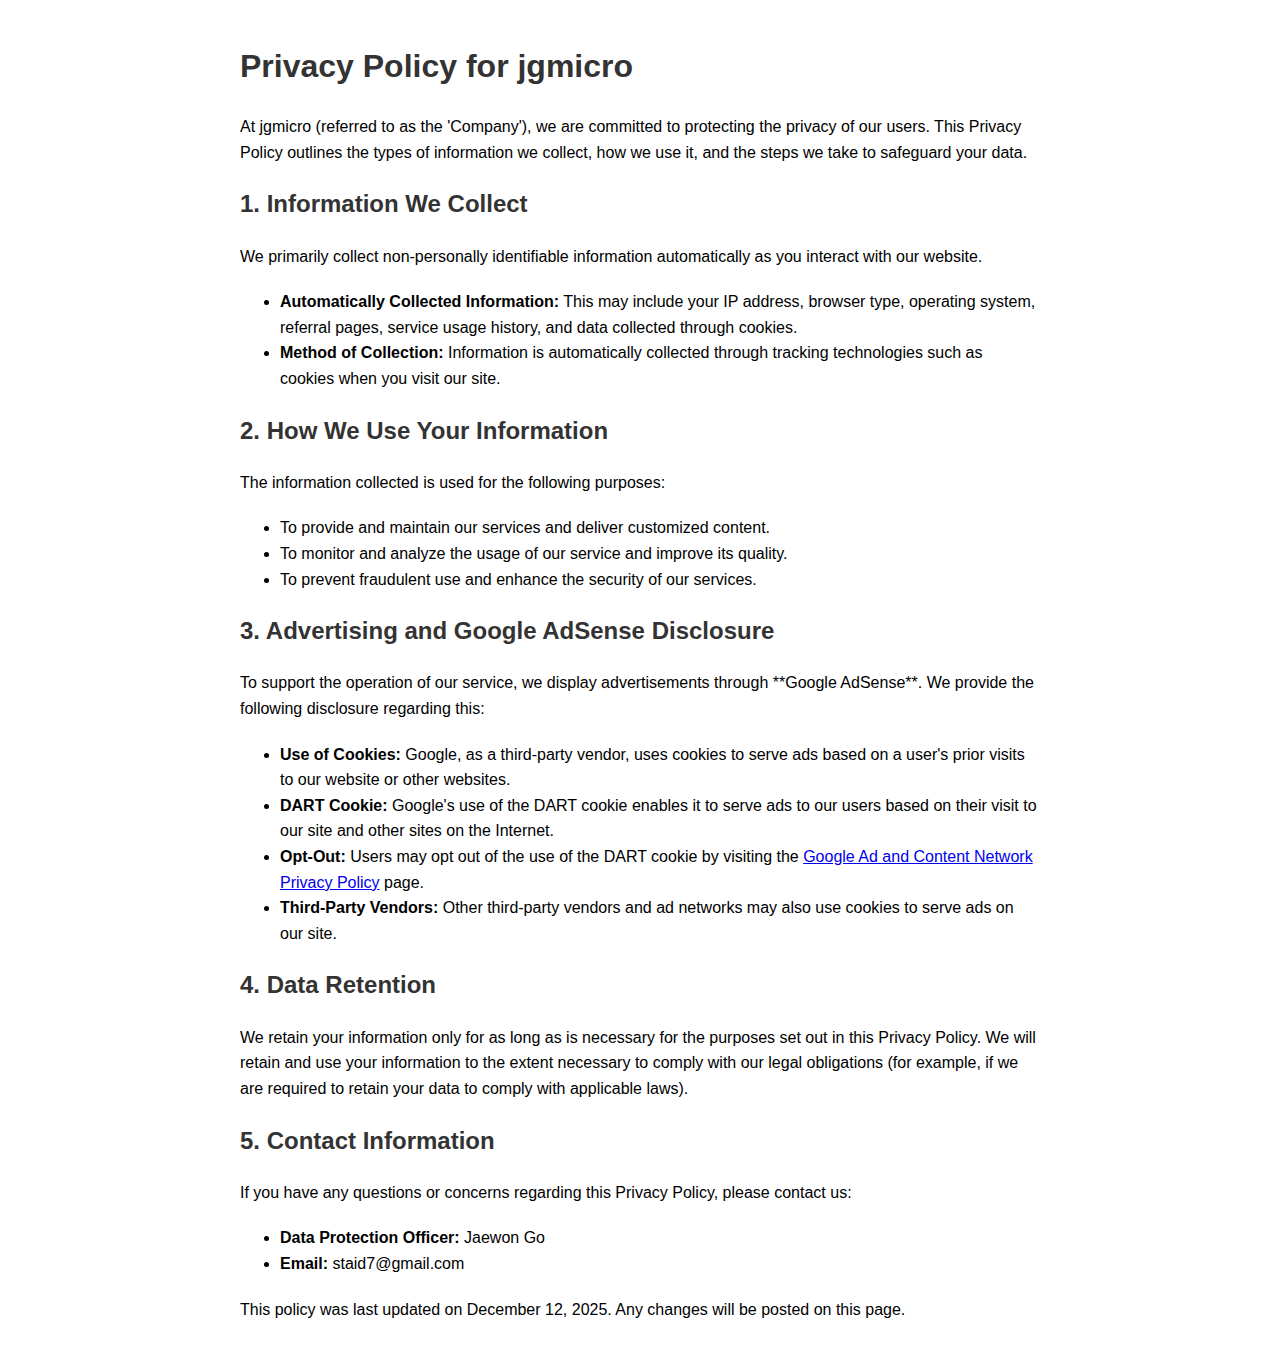
<file: privacy-policy.html>
<!DOCTYPE html>
<html lang="en">
<head>
    <meta charset="UTF-8">
    <title>Privacy Policy</title>
    <style>
        body { font-family: Arial, sans-serif; line-height: 1.6; padding: 20px; max-width: 800px; margin: auto; }
        h1, h2 { color: #333; }
        p, ul { margin-bottom: 20px; }
    </style>
</head>
<body>

    <h1>Privacy Policy for jgmicro</h1>
    <p>At jgmicro (referred to as the 'Company'), we are committed to protecting the privacy of our users. This Privacy Policy outlines the types of information we collect, how we use it, and the steps we take to safeguard your data.</p>

    <h2>1. Information We Collect</h2>
    <p>We primarily collect non-personally identifiable information automatically as you interact with our website.</p>
    <ul>
        <li><strong>Automatically Collected Information:</strong> This may include your IP address, browser type, operating system, referral pages, service usage history, and data collected through cookies.</li>
        <li><strong>Method of Collection:</strong> Information is automatically collected through tracking technologies such as cookies when you visit our site.</li>
    </ul>

    <h2>2. How We Use Your Information</h2>
    <p>The information collected is used for the following purposes:</p>
    <ul>
        <li>To provide and maintain our services and deliver customized content.</li>
        <li>To monitor and analyze the usage of our service and improve its quality.</li>
        <li>To prevent fraudulent use and enhance the security of our services.</li>
    </ul>

    <h2>3. Advertising and Google AdSense Disclosure</h2>
    <p>To support the operation of our service, we display advertisements through **Google AdSense**. We provide the following disclosure regarding this:</p>
    <ul>
        <li><strong>Use of Cookies:</strong> Google, as a third-party vendor, uses cookies to serve ads based on a user's prior visits to our website or other websites.</li>
        <li><strong>DART Cookie:</strong> Google's use of the DART cookie enables it to serve ads to our users based on their visit to our site and other sites on the Internet.</li>
        <li><strong>Opt-Out:</strong> Users may opt out of the use of the DART cookie by visiting the <a href="http://www.google.com/policies/technologies/ads/" target="_blank">Google Ad and Content Network Privacy Policy</a> page.</li>
        <li><strong>Third-Party Vendors:</strong> Other third-party vendors and ad networks may also use cookies to serve ads on our site.</li>
    </ul>

    <h2>4. Data Retention</h2>
    <p>We retain your information only for as long as is necessary for the purposes set out in this Privacy Policy. We will retain and use your information to the extent necessary to comply with our legal obligations (for example, if we are required to retain your data to comply with applicable laws).</p>

    <h2>5. Contact Information</h2>
    <p>If you have any questions or concerns regarding this Privacy Policy, please contact us:</p>
    <ul>
        <li><strong>Data Protection Officer:</strong> Jaewon Go </li>
        <li><strong>Email:</strong> staid7@gmail.com </li>
    </ul>

    <p>This policy was last updated on December 12, 2025. Any changes will be posted on this page.</p>

</body>
</html>
</file>
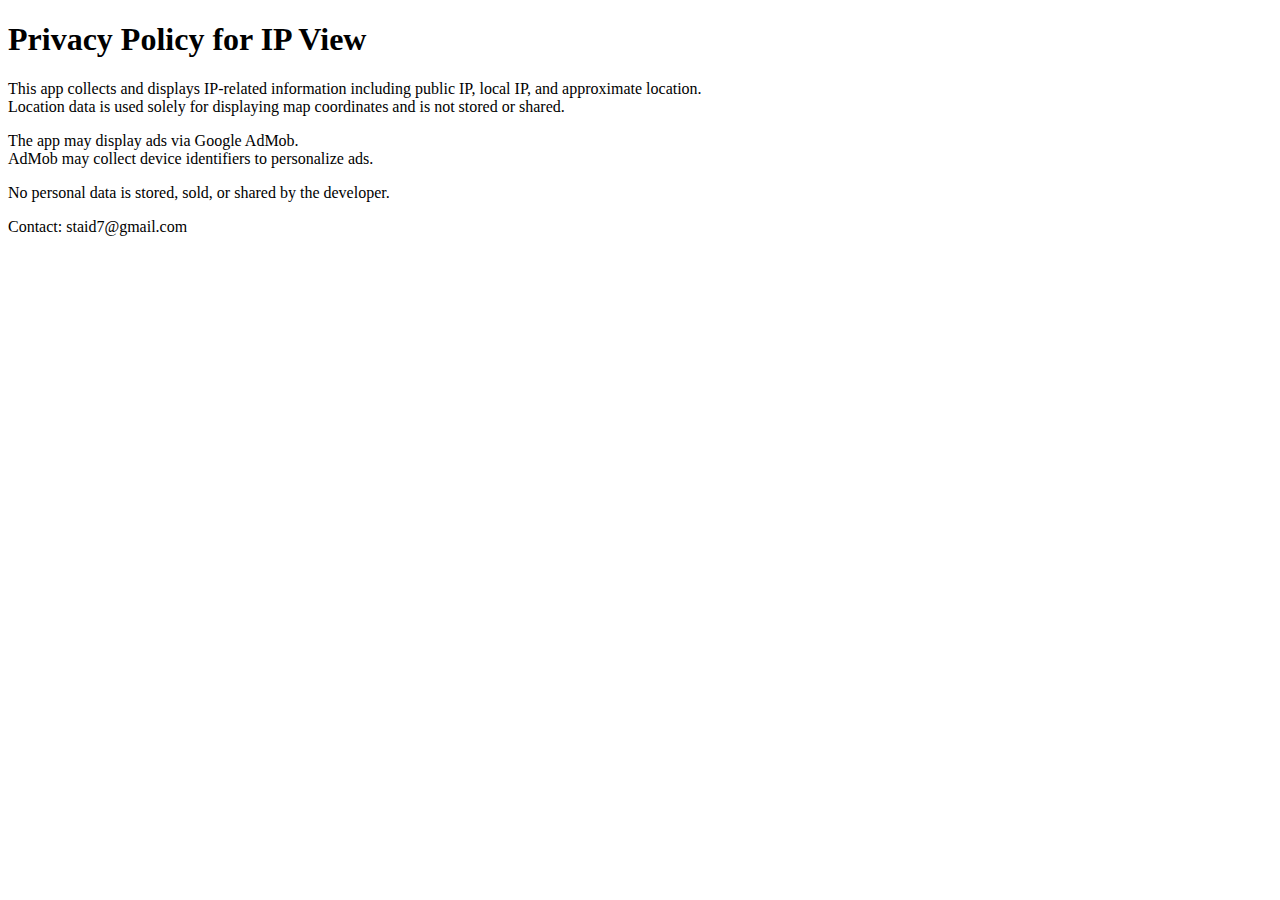
<file: privacy/ipview-privacy.html>
<!DOCTYPE html>
<html>
<head>
  <meta charset="UTF-8">
  <title>Privacy Policy</title>
</head>
<body>
  <h1>Privacy Policy for IP View</h1>

  <p>This app collects and displays IP-related information including public IP, local IP, and approximate location.<br>
  Location data is used solely for displaying map coordinates and is not stored or shared.</p>

  <p>The app may display ads via Google AdMob.<br>
  AdMob may collect device identifiers to personalize ads.</p>

  <p>No personal data is stored, sold, or shared by the developer.</p>

  <p>Contact: staid7@gmail.com</p>
</body>
</html>
</file>
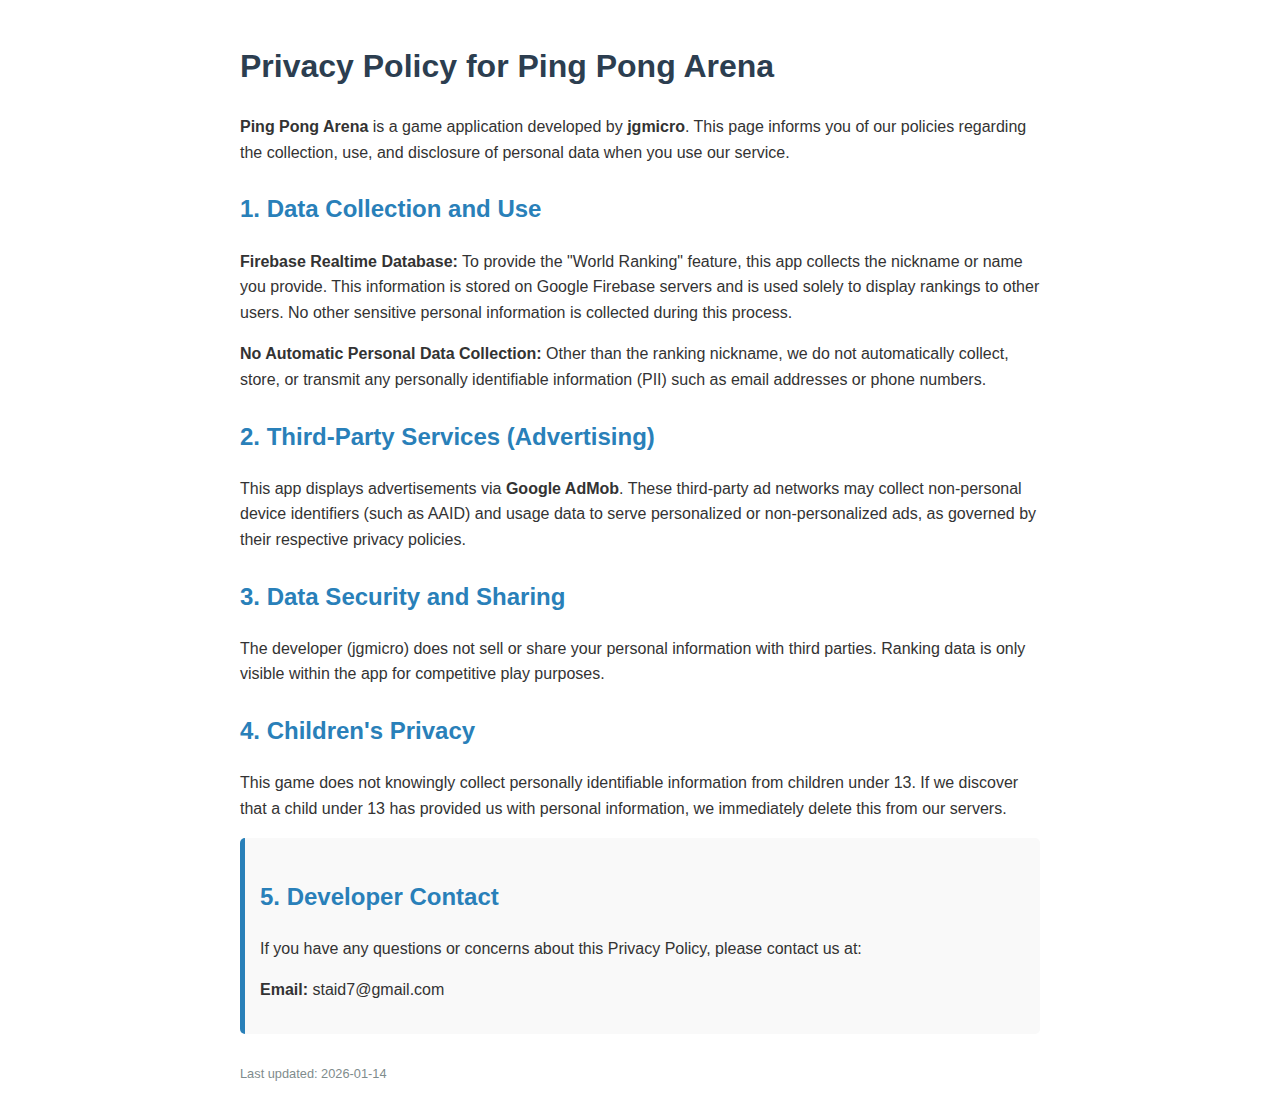
<file: privacy/pingpongarena-privacy.html>
<!DOCTYPE html>
<html lang="en">
<head>
    <meta charset="UTF-8">
    <meta name="viewport" content="width=device-width, initial-scale=1.0">
    <title>Privacy Policy - Ping Pong Arena</title>
    <style>
        body { font-family: sans-serif; line-height: 1.6; padding: 20px; max-width: 800px; margin: auto; color: #333; }
        h1 { color: #2c3e50; }
        h2 { color: #2980b9; margin-top: 25px; }
        .contact { background: #f9f9f9; padding: 15px; border-radius: 5px; border-left: 5px solid #2980b9; }
    </style>
</head>
<body>
    <h1>Privacy Policy for Ping Pong Arena</h1>
    <p><strong>Ping Pong Arena</strong> is a game application developed by <strong>jgmicro</strong>. This page informs you of our policies regarding the collection, use, and disclosure of personal data when you use our service.</p>

    <h2>1. Data Collection and Use</h2>
    <p><strong>Firebase Realtime Database:</strong> To provide the "World Ranking" feature, this app collects the nickname or name you provide. This information is stored on Google Firebase servers and is used solely to display rankings to other users. No other sensitive personal information is collected during this process.</p>
    <p><strong>No Automatic Personal Data Collection:</strong> Other than the ranking nickname, we do not automatically collect, store, or transmit any personally identifiable information (PII) such as email addresses or phone numbers.</p>

    <h2>2. Third-Party Services (Advertising)</h2>
    <p>This app displays advertisements via <strong>Google AdMob</strong>. These third-party ad networks may collect non-personal device identifiers (such as AAID) and usage data to serve personalized or non-personalized ads, as governed by their respective privacy policies.</p>

    <h2>3. Data Security and Sharing</h2>
    <p>The developer (jgmicro) does not sell or share your personal information with third parties. Ranking data is only visible within the app for competitive play purposes.</p>

    <h2>4. Children's Privacy</h2>
    <p>This game does not knowingly collect personally identifiable information from children under 13. If we discover that a child under 13 has provided us with personal information, we immediately delete this from our servers.</p>

    <div class="contact">
        <h2>5. Developer Contact</h2>
        <p>If you have any questions or concerns about this Privacy Policy, please contact us at:</p>
        <p><strong>Email:</strong> staid7@gmail.com</p>
    </div>

    <p style="margin-top: 30px; font-size: 0.8em; color: #7f8c8d;">Last updated: 2026-01-14</p>
</body>
</html>
</file>
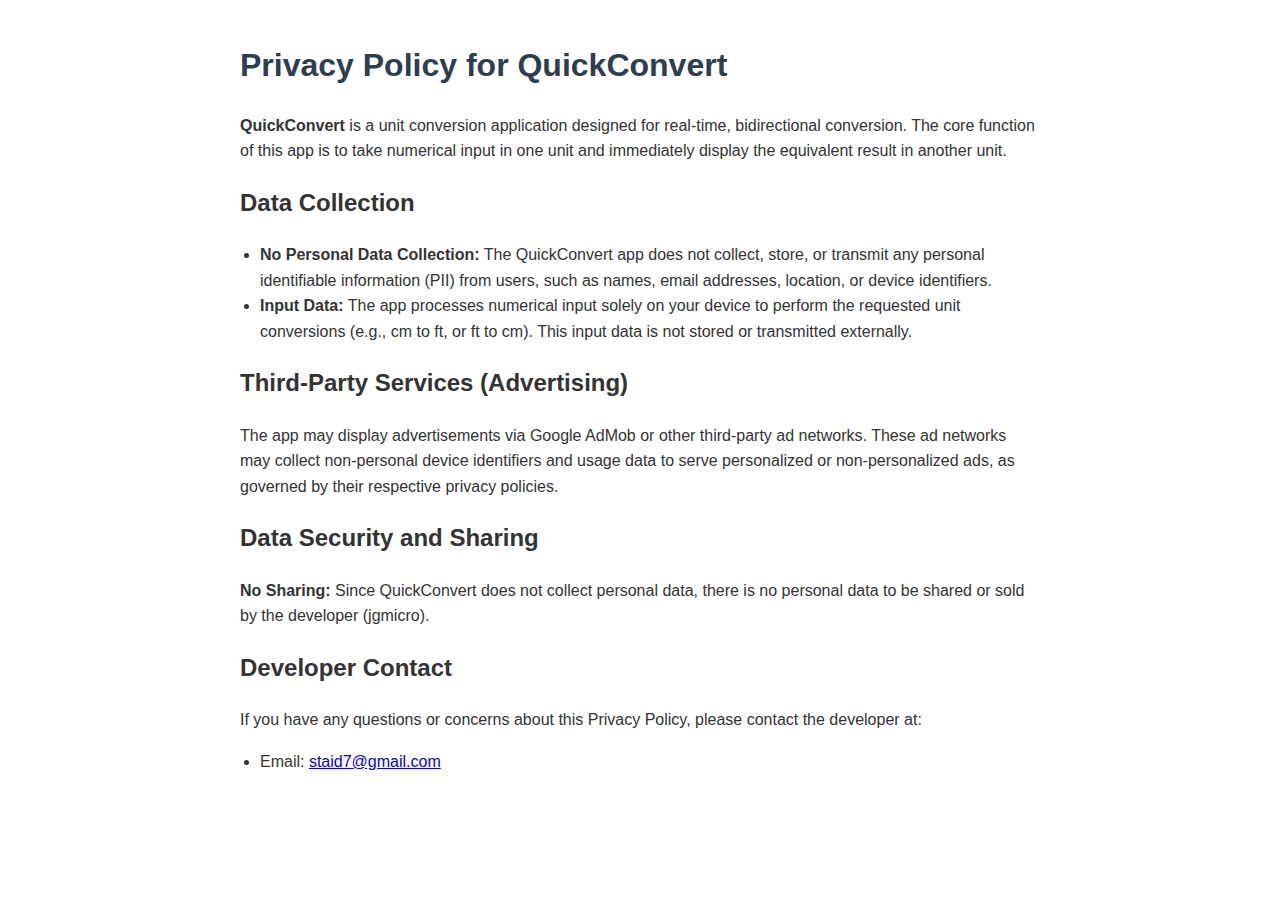
<file: privacy/quickconvert-privacy.html>
<!DOCTYPE html>
<html lang="en">
<head>
  <meta charset="UTF-8">
  <title>Privacy Policy - QuickConvert</title>
  <style>
    body {
      font-family: Arial, sans-serif;
      max-width: 800px;
      margin: 40px auto;
      padding: 0 20px;
      line-height: 1.6;
      color: #333;
    }
    h1 {
      color: #2c3e50;
    }
    ul {
      padding-left: 20px;
    }
  </style>
</head>
<body>
  <h1>Privacy Policy for QuickConvert</h1>

  <p><strong>QuickConvert</strong> is a unit conversion application designed for real-time, bidirectional conversion. The core function of this app is to take numerical input in one unit and immediately display the equivalent result in another unit.</p>

  <h2>Data Collection</h2>
  <ul>
    <li><strong>No Personal Data Collection:</strong> The QuickConvert app does not collect, store, or transmit any personal identifiable information (PII) from users, such as names, email addresses, location, or device identifiers.</li>
    <li><strong>Input Data:</strong> The app processes numerical input solely on your device to perform the requested unit conversions (e.g., cm to ft, or ft to cm). This input data is not stored or transmitted externally.</li>
  </ul>

  <h2>Third-Party Services (Advertising)</h2>
  <p>The app may display advertisements via Google AdMob or other third-party ad networks. These ad networks may collect non-personal device identifiers and usage data to serve personalized or non-personalized ads, as governed by their respective privacy policies.</p>

  <h2>Data Security and Sharing</h2>
  <p><strong>No Sharing:</strong> Since QuickConvert does not collect personal data, there is no personal data to be shared or sold by the developer (jgmicro).</p>

  <h2>Developer Contact</h2>
  <p>If you have any questions or concerns about this Privacy Policy, please contact the developer at:</p>
  <ul>
    <li>Email: <a href="mailto:staid7@gmail.com">staid7@gmail.com</a></li>
  </ul>
</body>
</html>
</file>
